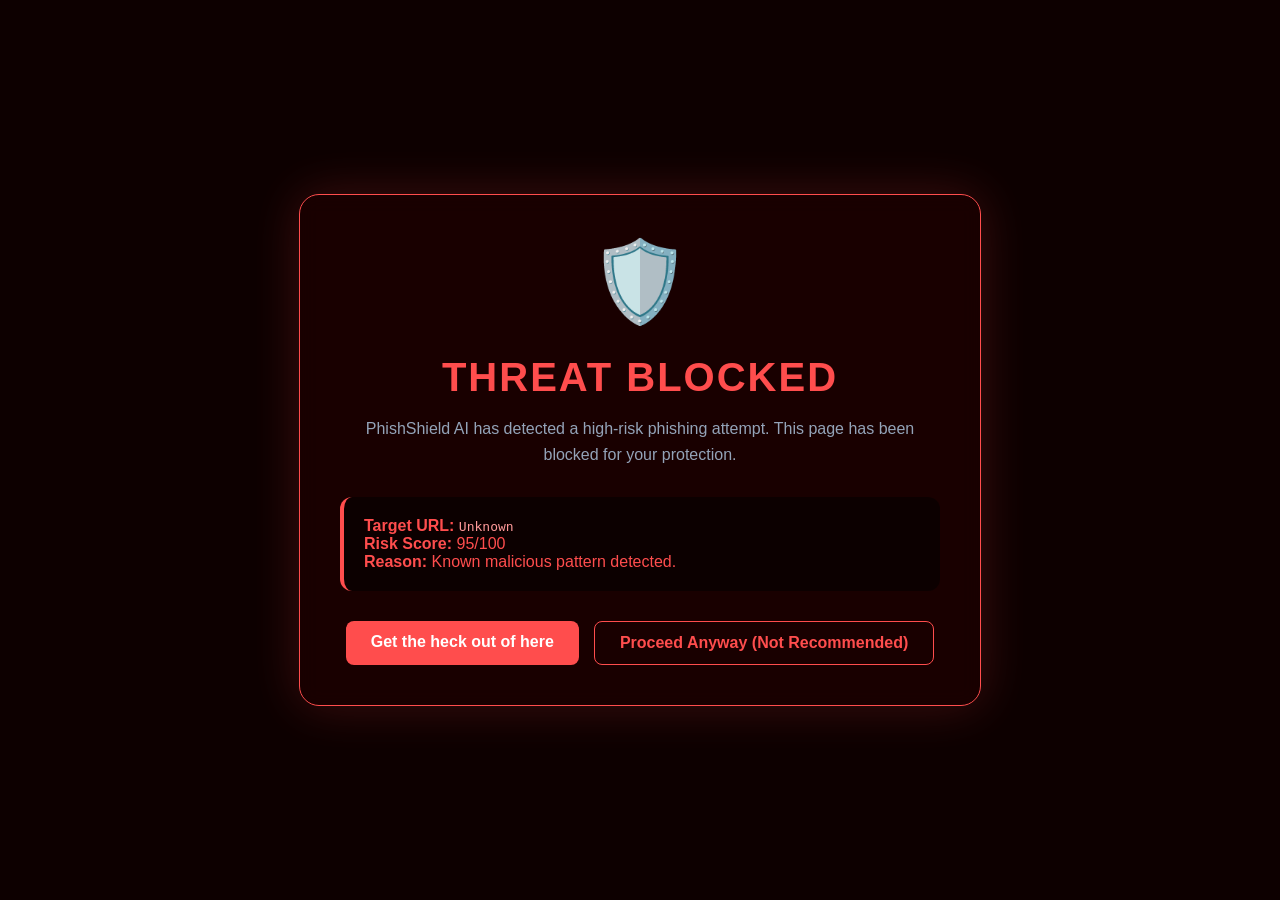
<file: extension/block.html>
<!DOCTYPE html>
<html lang="en">

<head>
    <meta charset="UTF-8">
    <title>PhishShield | Threat Blocked</title>
    <style>
        body {
            background-color: #0d0000;
            color: #ff4d4d;
            font-family: 'Segoe UI', Tahoma, Geneva, Verdana, sans-serif;
            display: flex;
            align-items: center;
            justify-content: center;
            height: 100vh;
            margin: 0;
            overflow: hidden;
        }

        .container {
            text-align: center;
            max-width: 600px;
            padding: 40px;
            background: rgba(255, 0, 0, 0.05);
            border: 1px solid #ff4d4d;
            border-radius: 20px;
            box-shadow: 0 0 50px rgba(255, 77, 77, 0.2);
            backdrop-filter: blur(10px);
        }

        .icon {
            font-size: 80px;
            margin-bottom: 20px;
            animation: pulse 1s infinite;
        }

        @keyframes pulse {
            0% {
                transform: scale(1);
                opacity: 1;
            }

            50% {
                transform: scale(1.1);
                opacity: 0.8;
            }

            100% {
                transform: scale(1);
                opacity: 1;
            }
        }

        h1 {
            font-size: 2.5rem;
            margin-bottom: 10px;
            text-transform: uppercase;
            letter-spacing: 2px;
        }

        p {
            color: #94a3b8;
            line-height: 1.6;
            margin-bottom: 30px;
        }

        .details {
            background: rgba(0, 0, 0, 0.5);
            padding: 20px;
            border-radius: 12px;
            text-align: left;
            margin-bottom: 30px;
            border-left: 4px solid #ff4d4d;
        }

        .details b {
            color: #ff4d4d;
        }

        .url {
            font-family: monospace;
            color: #ff9999;
            word-break: break-all;
        }

        .actions {
            display: flex;
            gap: 15px;
            justify-content: center;
        }

        .btn {
            padding: 12px 25px;
            border-radius: 8px;
            font-weight: 700;
            cursor: pointer;
            text-decoration: none;
            transition: 0.3s;
        }

        .btn-safe {
            background: #ff4d4d;
            color: white;
            border: none;
        }

        .btn-safe:hover {
            background: #ff3333;
            box-shadow: 0 0 20px rgba(255, 77, 77, 0.4);
        }

        .btn-proceed {
            background: transparent;
            color: #ff4d4d;
            border: 1px solid #ff4d4d;
        }

        .btn-proceed:hover {
            background: rgba(255, 77, 77, 0.1);
        }
    </style>
</head>

<body>
    <div class="container">
        <div class="icon">🛡️</div>
        <h1>Threat Blocked</h1>
        <p>PhishShield AI has detected a high-risk phishing attempt. This page has been blocked for your protection.</p>

        <div class="details">
            <div><b>Target URL:</b> <span class="url" id="target-url">Loading...</span></div>
            <div><b>Risk Score:</b> <span id="risk-score">98</span>/100</div>
            <div><b>Reason:</b> <span id="reason">AI detected suspicious structural anomalies indicative of a phishing
                    site.</span></div>
        </div>

        <div class="actions">
            <a href="#" class="btn btn-safe" id="go-back">Get the heck out of here</a>
            <a href="#" class="btn btn-proceed" id="proceed">Proceed Anyway (Not Recommended)</a>
        </div>
    </div>

    <script>
        const params = new URLSearchParams(window.location.search);
        document.getElementById('target-url').textContent = params.get('url') || 'Unknown';
        document.getElementById('risk-score').textContent = params.get('score') || '95';
        document.getElementById('reason').textContent = params.get('reason') || 'Known malicious pattern detected.';

        document.getElementById('go-back').addEventListener('click', () => {
            window.history.back();
            if (window.history.length <= 1) window.close();
        });

        document.getElementById('proceed').addEventListener('click', (e) => {
            e.preventDefault();
            if (confirm("WARNING: Proceeding may expose your sensitive data. Are you absolutely sure?")) {
                window.location.href = params.get('url');
            }
        });
    </script>
</body>

</html>
</file>
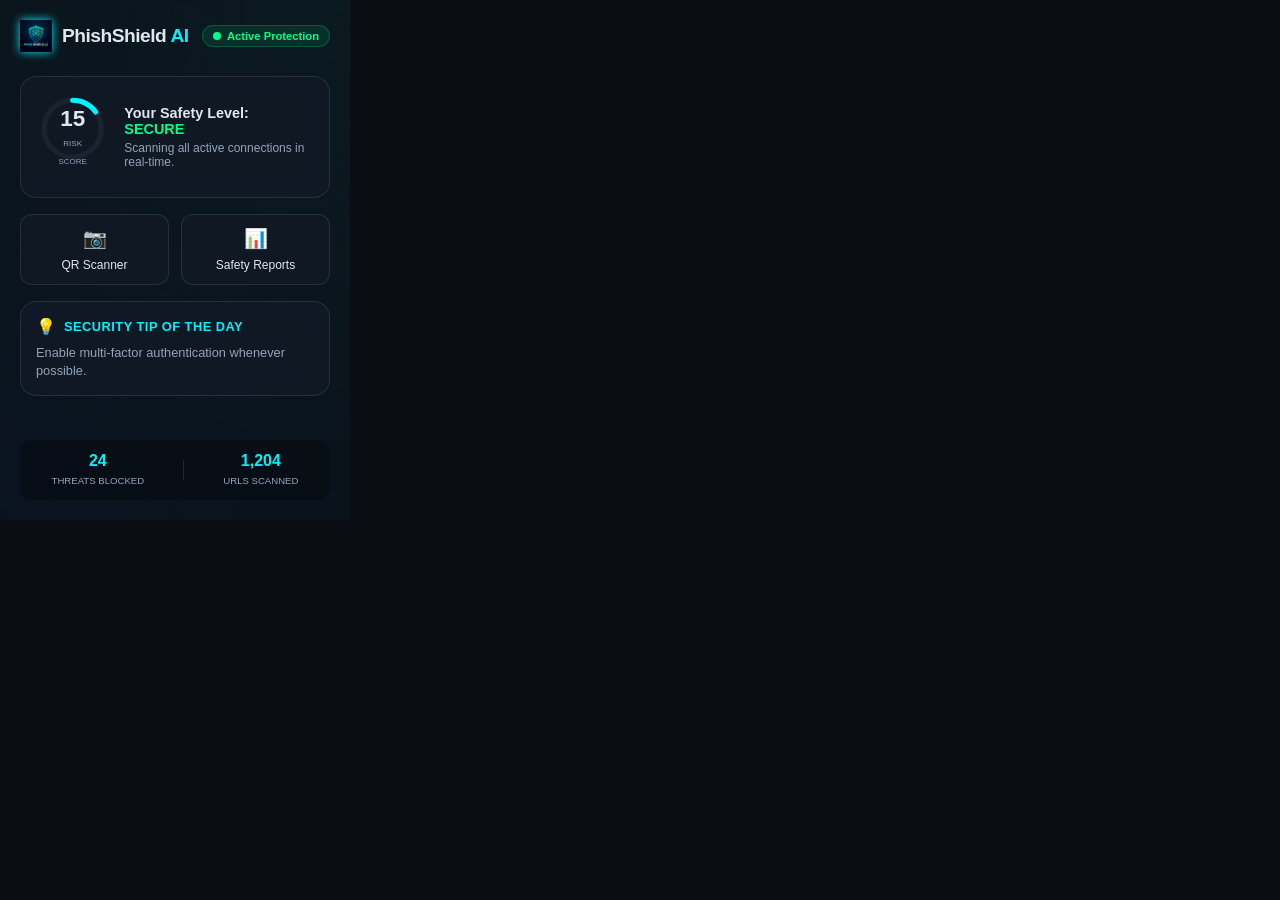
<file: extension/popup.html>
<!DOCTYPE html>
<html lang="en">
<head>
    <meta charset="UTF-8">
    <meta name="viewport" content="width=device-width, initial-scale=1.0">
    <title>PhishShield AI</title>
    <link rel="stylesheet" href="popup.css">
</head>
<body>
    <div class="app-container">
        <header>
            <div class="logo-section">
                <img src="icons/icon48.png" alt="PhishShield Logo" class="logo">
                <h1>PhishShield <span>AI</span></h1>
            </div>
            <div class="status-badge" id="global-status">
                <div class="pulse-ring"></div>
                <span class="status-text">Active Protection</span>
            </div>
        </header>

        <main>
            <div class="card risk-card">
                <div class="risk-meter">
                    <svg viewBox="0 0 100 100">
                        <circle cx="50" cy="50" r="45" class="bg"></circle>
                        <circle cx="50" cy="50" r="45" class="meter" id="risk-circle"></circle>
                    </svg>
                    <div class="risk-value">
                        <span id="risk-score">0</span>
                        <label>Risk Score</label>
                    </div>
                </div>
                <div class="risk-info">
                    <h3>Your Safety Level: <span id="safety-label">Secure</span></h3>
                    <p>Scanning all active connections in real-time.</p>
                </div>
            </div>

            <div class="actions-grid">
                <button class="action-btn" id="scan-qr-btn">
                    <div class="btn-icon">📷</div>
                    <span>QR Scanner</span>
                </button>
                <button class="action-btn" id="reports-btn">
                    <div class="btn-icon">📊</div>
                    <span>Safety Reports</span>
                </button>
            </div>

            <div class="card info-card">
                <div class="card-header">
                    <span class="icon">💡</span>
                    <h4>Security Tip of the Day</h4>
                </div>
                <p id="tip-text">Always check the domain name carefully for subtle misspellings.</p>
            </div>
        </main>

        <footer>
            <div class="stats">
                <div class="stat-item">
                    <span class="stat-val" id="threats-blocked">24</span>
                    <span class="stat-label">Threats Blocked</span>
                </div>
                <div class="stat-divider"></div>
                <div class="stat-item">
                    <span class="stat-val" id="urls-scanned">1,204</span>
                    <span class="stat-label">URLs Scanned</span>
                </div>
            </div>
        </footer>

        <!-- Hidden QR Modal -->
        <div id="qr-modal" class="modal hidden">
            <div class="modal-content">
                <h3>QR Threat Scanner</h3>
                <p>Upload a QR code to analyze the destination.</p>
                <div class="upload-area" id="drop-zone">
                    <div class="upload-icon">📁</div>
                    <p>Click or Drag Image Here</p>
                    <input type="file" id="qr-input" accept="image/*" hidden>
                </div>
                <div id="qr-results" class="results-area hidden">
                    <!-- Results injected here -->
                </div>
                <button class="close-btn" id="close-modal">Back to Dashboard</button>
            </div>
        </div>
    </div>
    <script src="popup.js"></script>
</body>
</html>
</file>
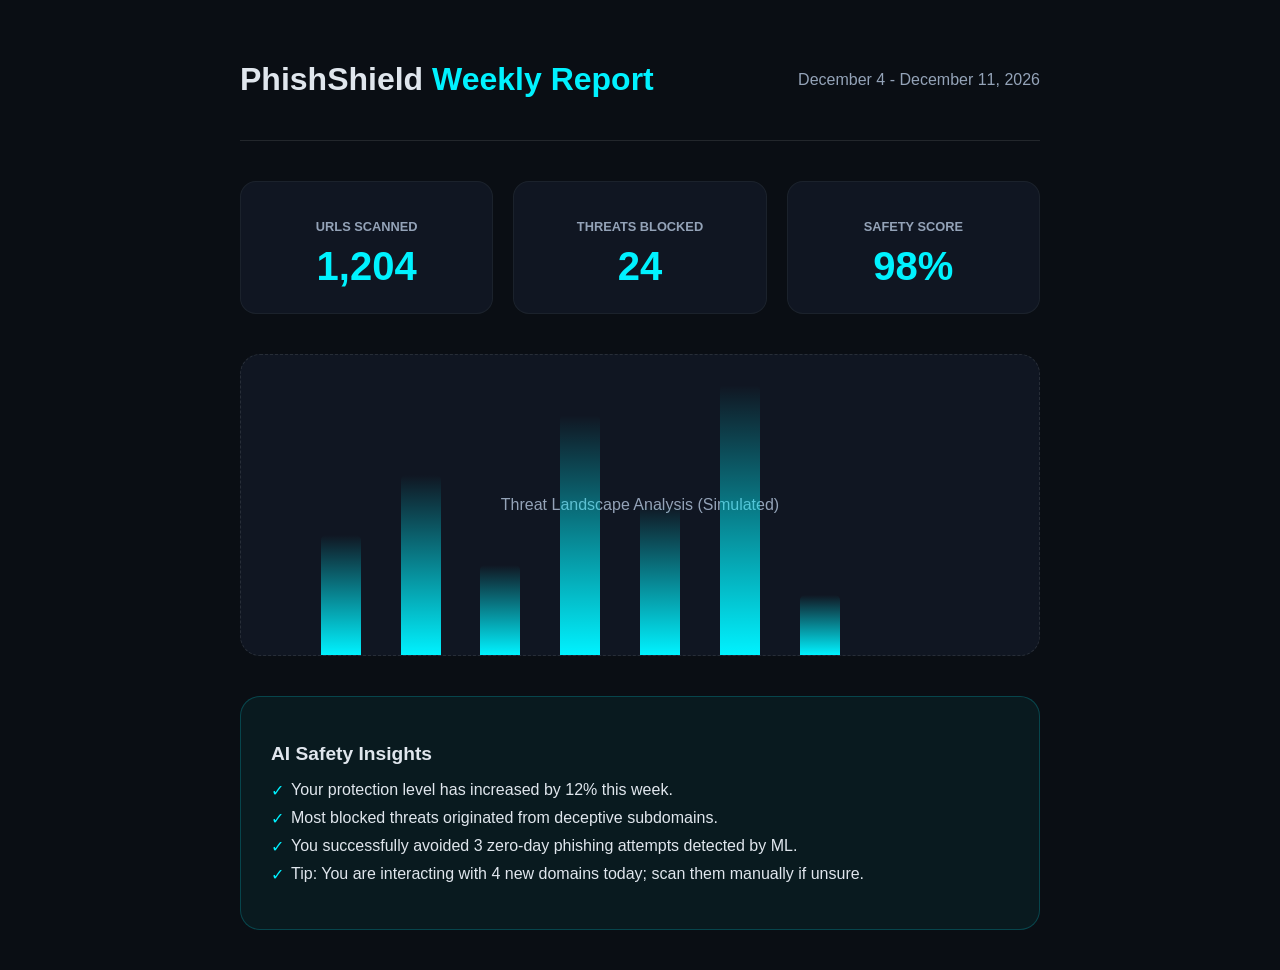
<file: extension/reports.html>
<!DOCTYPE html>
<html lang="en">

<head>
    <meta charset="UTF-8">
    <title>PhishShield | Weekly Security Report</title>
    <style>
        :root {
            --bg-dark: #0a0e14;
            --accent: #00f2ff;
            --text: #e0e6ed;
            --glass: rgba(18, 26, 38, 0.8);
        }

        body {
            background-color: var(--bg-dark);
            color: var(--text);
            font-family: 'Inter', sans-serif;
            margin: 0;
            padding: 40px;
            display: flex;
            justify-content: center;
        }

        .report-page {
            max-width: 800px;
            width: 100%;
        }

        header {
            display: flex;
            justify-content: space-between;
            align-items: center;
            border-bottom: 1px solid rgba(255, 255, 255, 0.1);
            padding-bottom: 20px;
            margin-bottom: 40px;
        }

        h1 {
            font-size: 2rem;
        }

        h1 span {
            color: var(--accent);
        }

        .date {
            color: #94a3b8;
        }

        .grid {
            display: grid;
            grid-template-columns: repeat(auto-fit, minmax(200px, 1fr));
            gap: 20px;
            margin-bottom: 40px;
        }

        .stat-card {
            background: var(--glass);
            padding: 24px;
            border-radius: 16px;
            border: 1px solid rgba(255, 255, 255, 0.05);
            text-align: center;
        }

        .stat-card h3 {
            font-size: 0.8rem;
            color: #94a3b8;
            text-transform: uppercase;
            margin-bottom: 10px;
        }

        .stat-card .val {
            font-size: 2.5rem;
            font-weight: 800;
            color: var(--accent);
        }

        .chart-placeholder {
            height: 300px;
            background: var(--glass);
            border-radius: 20px;
            display: flex;
            align-items: center;
            justify-content: center;
            border: 1px dashed rgba(255, 255, 255, 0.1);
            margin-bottom: 40px;
            position: relative;
            overflow: hidden;
        }

        .chart-placeholder::after {
            content: "Threat Landscape Analysis (Simulated)";
            color: #94a3b8;
        }

        .bar {
            position: absolute;
            bottom: 0;
            width: 40px;
            background: linear-gradient(to top, var(--accent), transparent);
            border-radius: 5px 5px 0 0;
            animation: grow 1.5s ease-out;
        }

        @keyframes grow {
            from {
                height: 0;
            }
        }

        .insights {
            background: rgba(0, 242, 255, 0.05);
            padding: 30px;
            border-radius: 20px;
            border: 1px solid rgba(0, 242, 255, 0.2);
        }

        .insights h2 {
            font-size: 1.2rem;
            margin-bottom: 15px;
        }

        .insights ul {
            list-style: none;
            padding: 0;
        }

        .insights li {
            margin-bottom: 10px;
            padding-left: 20px;
            position: relative;
        }

        .insights li::before {
            content: "✓";
            position: absolute;
            left: 0;
            color: var(--accent);
        }
    </style>
</head>

<body>
    <div class="report-page">
        <header>
            <h1>PhishShield <span>Weekly Report</span></h1>
            <div class="date" id="current-date">March 1 - March 7, 2026</div>
        </header>

        <div class="grid">
            <div class="stat-card">
                <h3>URLs Scanned</h3>
                <div class="val">1,204</div>
            </div>
            <div class="stat-card">
                <h3>Threats Blocked</h3>
                <div class="val">24</div>
            </div>
            <div class="stat-card">
                <h3>Safety Score</h3>
                <div class="val">98%</div>
            </div>
        </div>

        <div class="chart-placeholder">
            <div class="bar" style="height: 40%; left: 10%;"></div>
            <div class="bar" style="height: 60%; left: 20%;"></div>
            <div class="bar" style="height: 30%; left: 30%;"></div>
            <div class="bar" style="height: 80%; left: 40%;"></div>
            <div class="bar" style="height: 50%; left: 50%;"></div>
            <div class="bar" style="height: 90%; left: 60%;"></div>
            <div class="bar" style="height: 20%; left: 70%;"></div>
        </div>

        <div class="insights">
            <h2>AI Safety Insights</h2>
            <ul>
                <li>Your protection level has increased by 12% this week.</li>
                <li>Most blocked threats originated from deceptive subdomains.</li>
                <li>You successfully avoided 3 zero-day phishing attempts detected by ML.</li>
                <li>Tip: You are interacting with 4 new domains today; scan them manually if unsure.</li>
            </ul>
        </div>
    </div>
    <script>
        document.getElementById('current-date').textContent = new Date().toLocaleDateString('en-US', { month: 'long', day: 'numeric' }) + " - " + new Date(Date.now() + 6.048e+8).toLocaleDateString('en-US', { month: 'long', day: 'numeric', year: 'numeric' });
    </script>
</body>

</html>
</file>
<file: extension/popup.css>
:root {
    --bg-dark: #0a0e14;
    --card-bg: rgba(18, 26, 38, 0.8);
    --accent-primary: #00f2ff;
    --accent-secondary: #0072ff;
    --text-main: #e0e6ed;
    --text-dim: #94a3b8;
    --danger: #ff4d4d;
    --warning: #ffcc00;
    --success: #00ff88;
    --glass-border: rgba(255, 255, 255, 0.1);
}

* {
    margin: 0;
    padding: 0;
    box-sizing: border-box;
    font-family: 'Inter', -apple-system, BlinkMacSystemFont, "Segoe UI", Roboto, sans-serif;
}

body {
    width: 350px;
    height: 520px;
    background-color: var(--bg-dark);
    color: var(--text-main);
    overflow: hidden;
}

.app-container {
    padding: 20px;
    height: 100%;
    display: flex;
    flex-direction: column;
    background: radial-gradient(circle at top right, rgba(0, 242, 255, 0.05), transparent),
                radial-gradient(circle at bottom left, rgba(0, 114, 255, 0.05), transparent);
}

header {
    display: flex;
    justify-content: space-between;
    align-items: center;
    margin-bottom: 24px;
}

.logo-section {
    display: flex;
    align-items: center;
    gap: 10px;
}

.logo {
    width: 32px;
    height: 32px;
    filter: drop-shadow(0 0 5px var(--accent-primary));
}

h1 {
    font-size: 1.2rem;
    font-weight: 700;
    letter-spacing: -0.5px;
}

h1 span {
    color: var(--accent-primary);
}

.status-badge {
    background: rgba(0, 255, 136, 0.1);
    border: 1px solid rgba(0, 255, 136, 0.2);
    padding: 4px 10px;
    border-radius: 20px;
    display: flex;
    align-items: center;
    gap: 6px;
}

.status-text {
    font-size: 0.7rem;
    color: var(--success);
    font-weight: 600;
}

.pulse-ring {
    width: 8px;
    height: 8px;
    background: var(--success);
    border-radius: 50%;
    animation: pulse 2s infinite;
}

@keyframes pulse {
    0% { transform: scale(0.95); opacity: 0.8; }
    50% { transform: scale(1); opacity: 1; box-shadow: 0 0 8px var(--success); }
    100% { transform: scale(0.95); opacity: 0.8; }
}

.card {
    background: var(--card-bg);
    border: 1px solid var(--glass-border);
    border-radius: 16px;
    padding: 20px;
    margin-bottom: 16px;
    backdrop-filter: blur(10px);
}

.risk-card {
    display: flex;
    align-items: center;
    gap: 20px;
}

.risk-meter {
    position: relative;
    width: 80px;
    height: 80px;
}

.risk-meter svg {
    transform: rotate(-90deg);
}

.risk-meter circle {
    fill: none;
    stroke-width: 8;
    stroke-linecap: round;
}

.risk-meter circle.bg {
    stroke: rgba(255, 255, 255, 0.05);
}

.risk-meter circle.meter {
    stroke: var(--accent-primary);
    stroke-dasharray: 283;
    stroke-dashoffset: 283;
    transition: stroke-dashoffset 1s ease-out, stroke 0.5s;
}

.risk-value {
    position: absolute;
    top: 50%;
    left: 50%;
    transform: translate(-50%, -50%);
    text-align: center;
}

#risk-score {
    display: block;
    font-size: 1.4rem;
    font-weight: 800;
}

.risk-value label {
    font-size: 0.5rem;
    text-transform: uppercase;
    color: var(--text-dim);
}

.risk-info h3 {
    font-size: 0.9rem;
    margin-bottom: 4px;
}

.risk-info p {
    font-size: 0.75rem;
    color: var(--text-dim);
}

.actions-grid {
    display: grid;
    grid-template-columns: 1fr 1fr;
    gap: 12px;
    margin-bottom: 16px;
}

.action-btn {
    background: var(--card-bg);
    border: 1px solid var(--glass-border);
    border-radius: 12px;
    padding: 12px;
    display: flex;
    flex-direction: column;
    align-items: center;
    gap: 8px;
    color: var(--text-main);
    cursor: pointer;
    transition: all 0.3s;
}

.action-btn:hover {
    background: rgba(255, 255, 255, 0.05);
    border-color: var(--accent-primary);
    transform: translateY(-2px);
}

.btn-icon {
    font-size: 1.2rem;
}

.action-btn span {
    font-size: 0.75rem;
    font-weight: 500;
}

.info-card {
    padding: 15px;
}

.card-header {
    display: flex;
    align-items: center;
    gap: 8px;
    margin-bottom: 8px;
}

.card-header h4 {
    font-size: 0.8rem;
    text-transform: uppercase;
    letter-spacing: 0.5px;
    color: var(--accent-primary);
}

#tip-text {
    font-size: 0.8rem;
    line-height: 1.4;
    color: var(--text-dim);
}

footer {
    margin-top: auto;
}

.stats {
    display: flex;
    justify-content: space-around;
    align-items: center;
    background: rgba(0, 0, 0, 0.3);
    padding: 12px;
    border-radius: 12px;
}

.stat-item {
    text-align: center;
}

.stat-val {
    display: block;
    font-size: 1rem;
    font-weight: 700;
    color: var(--accent-primary);
}

.stat-label {
    font-size: 0.6rem;
    color: var(--text-dim);
    text-transform: uppercase;
}

.stat-divider {
    width: 1px;
    height: 20px;
    background: var(--glass-border);
}

/* Modals */
.modal {
    position: fixed;
    top: 0;
    left: 0;
    width: 100%;
    height: 100%;
    background: rgba(0,0,0,0.9);
    backdrop-filter: blur(5px);
    display: flex;
    align-items: center;
    justify-content: center;
    z-index: 100;
    transition: opacity 0.3s;
}

.hidden {
    opacity: 0;
    pointer-events: none;
}

.modal-content {
    width: 90%;
    background: var(--bg-dark);
    border: 1px solid var(--accent-primary);
    border-radius: 20px;
    padding: 24px;
    text-align: center;
}

.upload-area {
    margin: 20px 0;
    padding: 30px;
    border: 2px dashed var(--glass-border);
    border-radius: 16px;
    cursor: pointer;
    transition: all 0.3s;
}

.upload-area:hover {
    border-color: var(--accent-primary);
    background: rgba(0, 242, 255, 0.05);
}

.upload-icon {
    font-size: 2rem;
    margin-bottom: 10px;
}

.results-area {
    margin-top: 15px;
    text-align: left;
    max-height: 150px;
    overflow-y: auto;
    padding: 10px;
    background: rgba(255,255,255,0.05);
    border-radius: 8px;
}

.close-btn {
    margin-top: 20px;
    background: var(--accent-primary);
    color: var(--bg-dark);
    border: none;
    padding: 10px 20px;
    border-radius: 8px;
    font-weight: 700;
    cursor: pointer;
}
</file>
